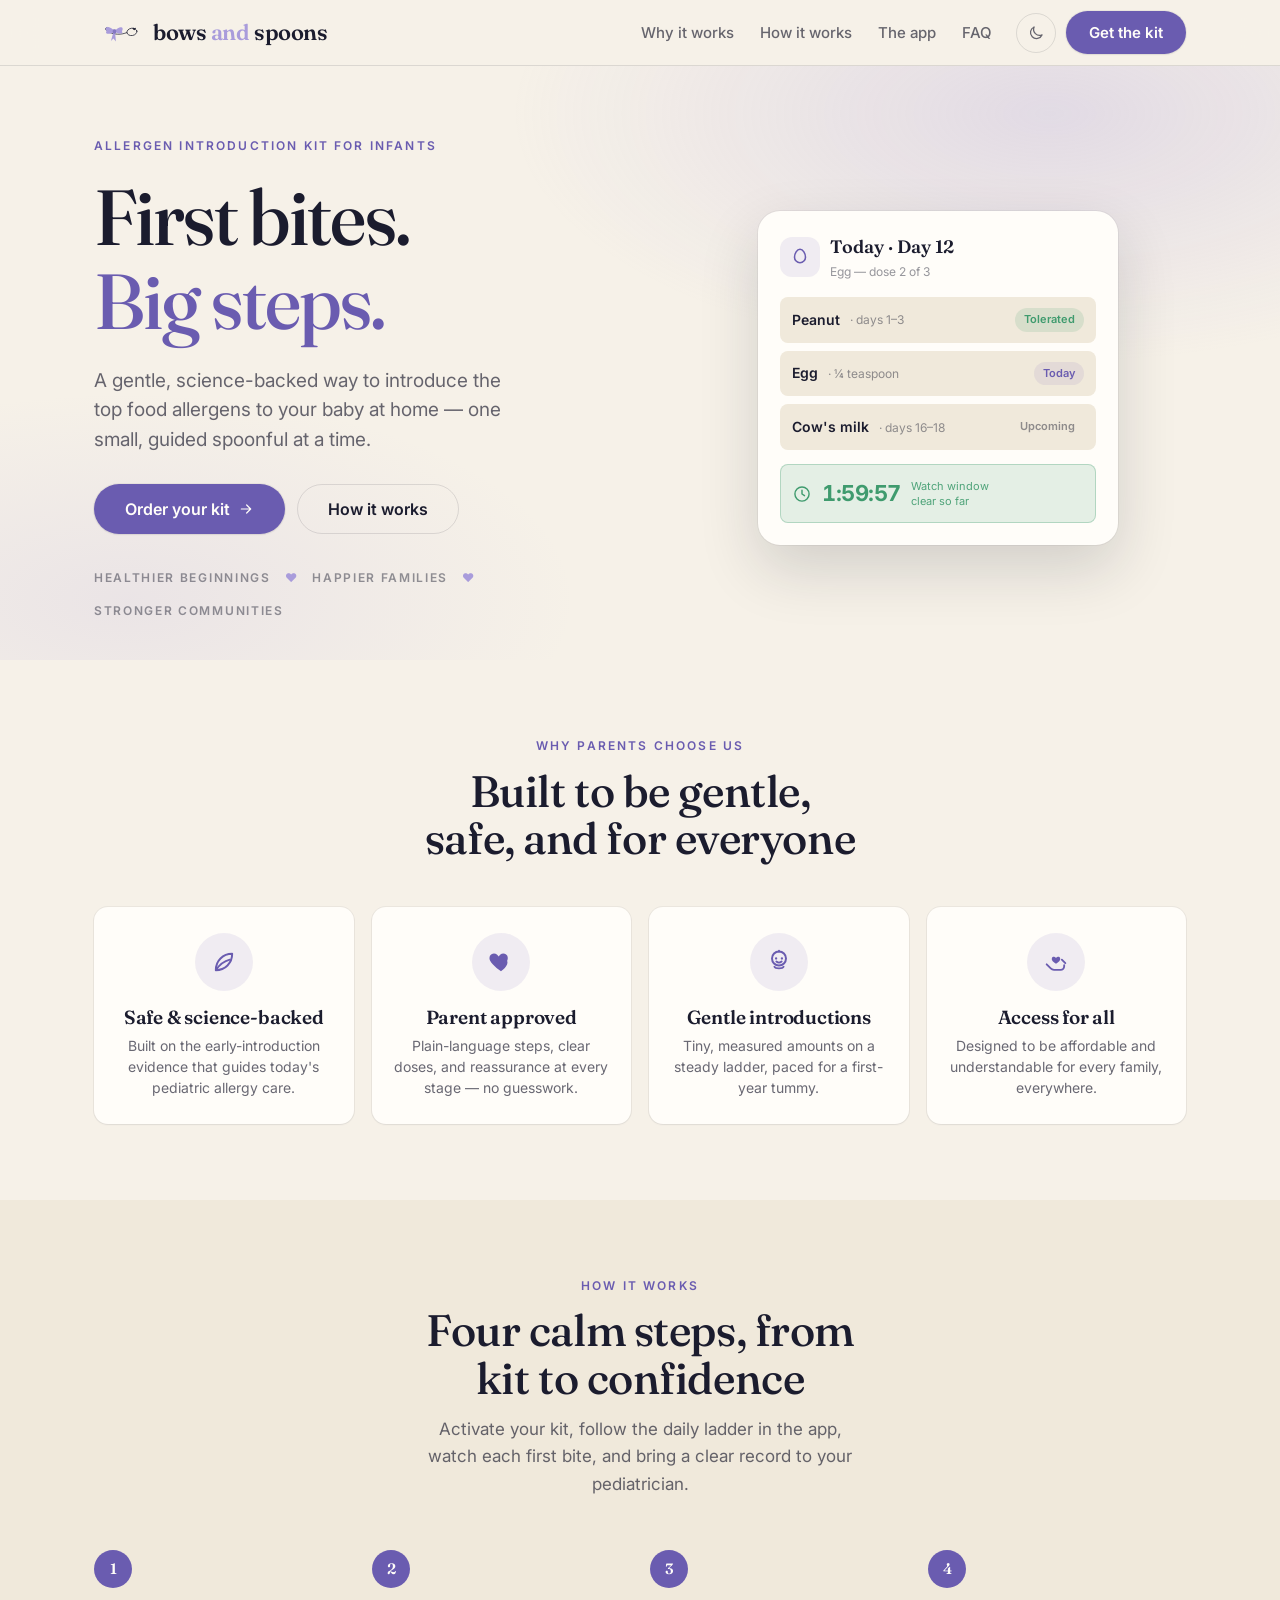
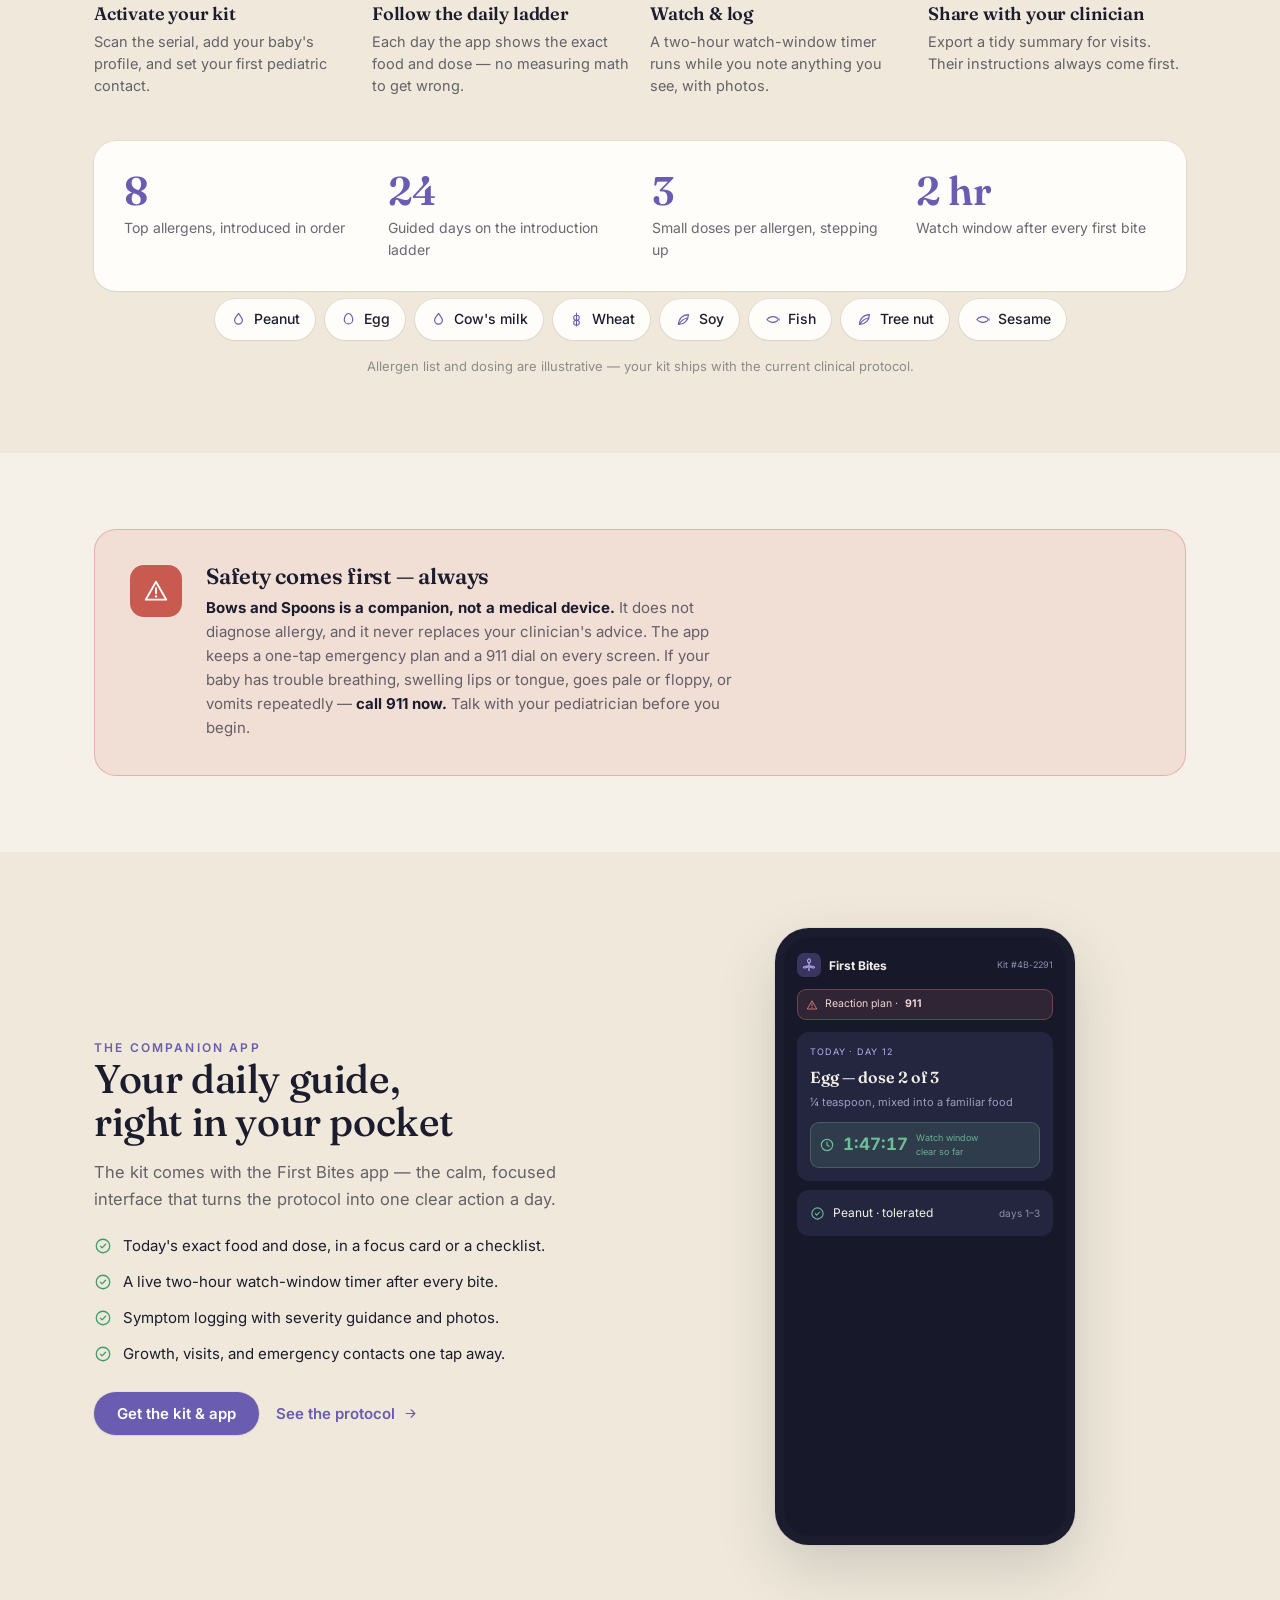
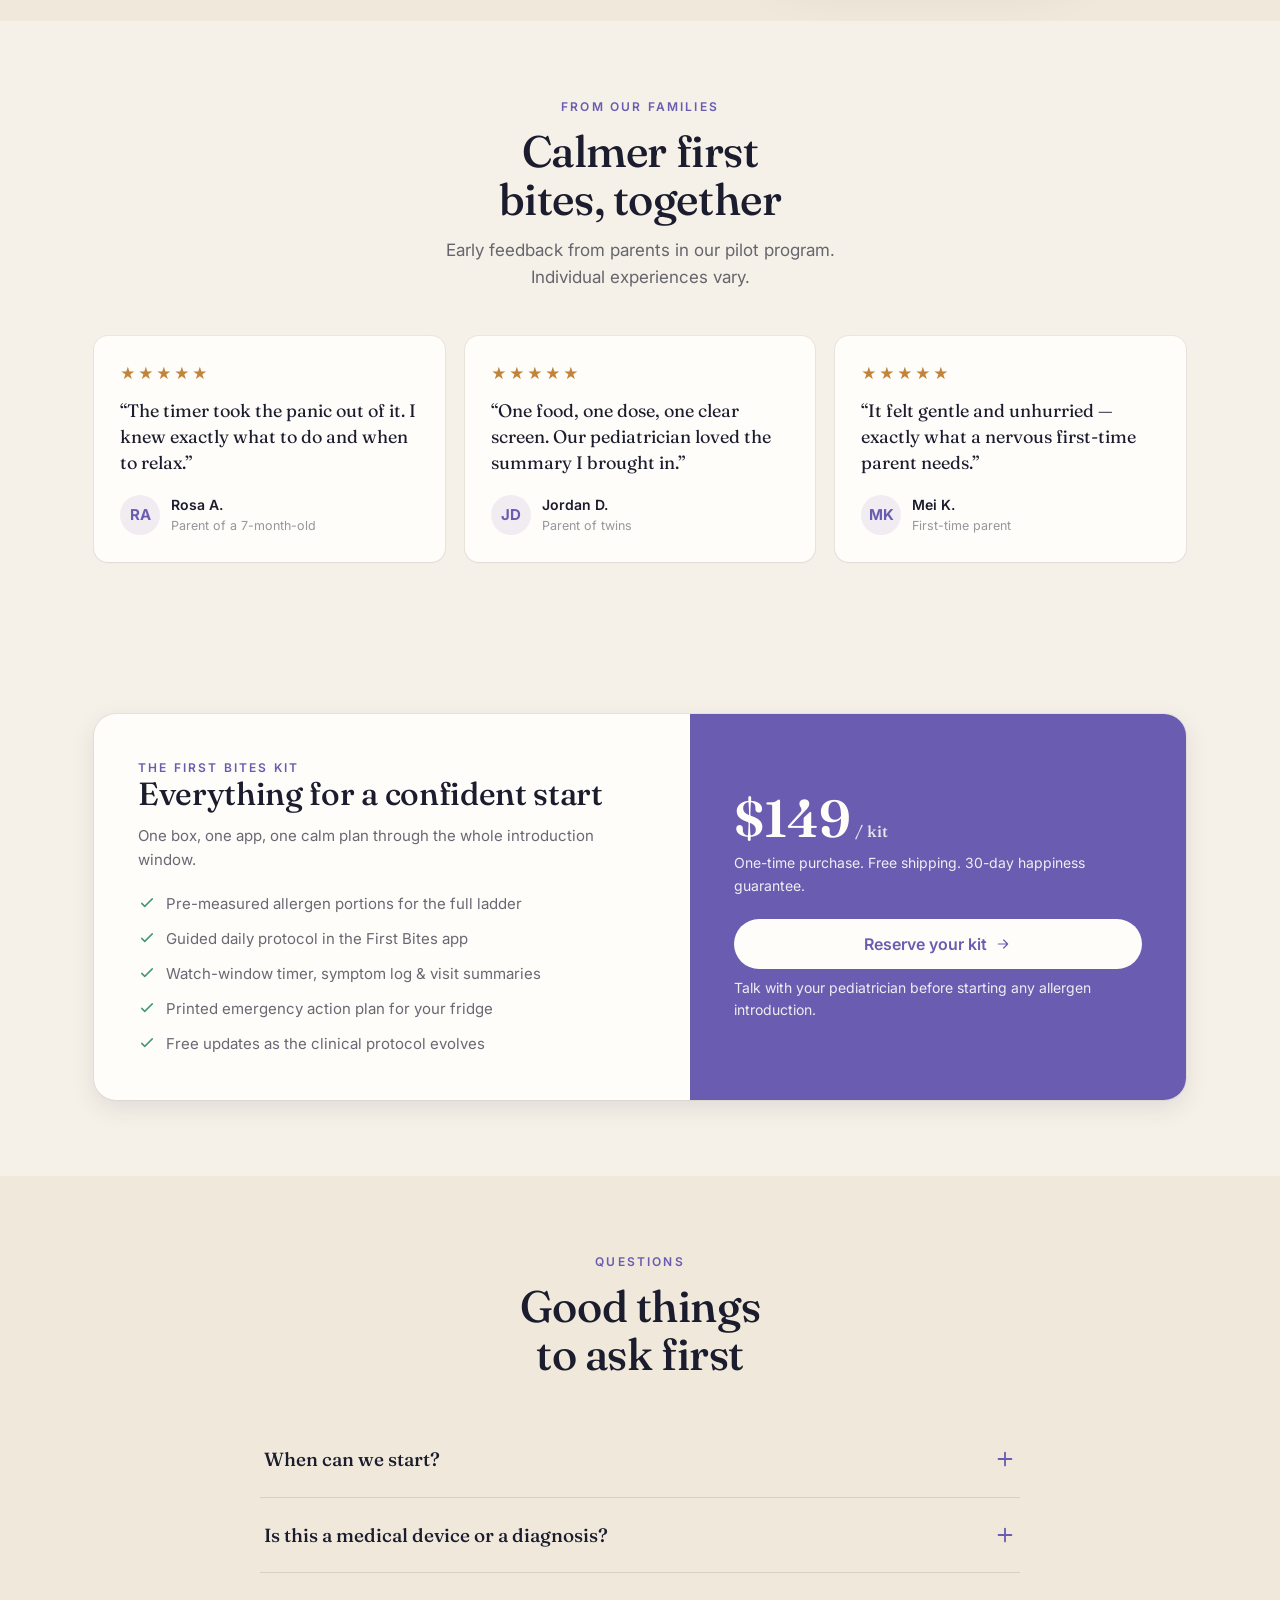
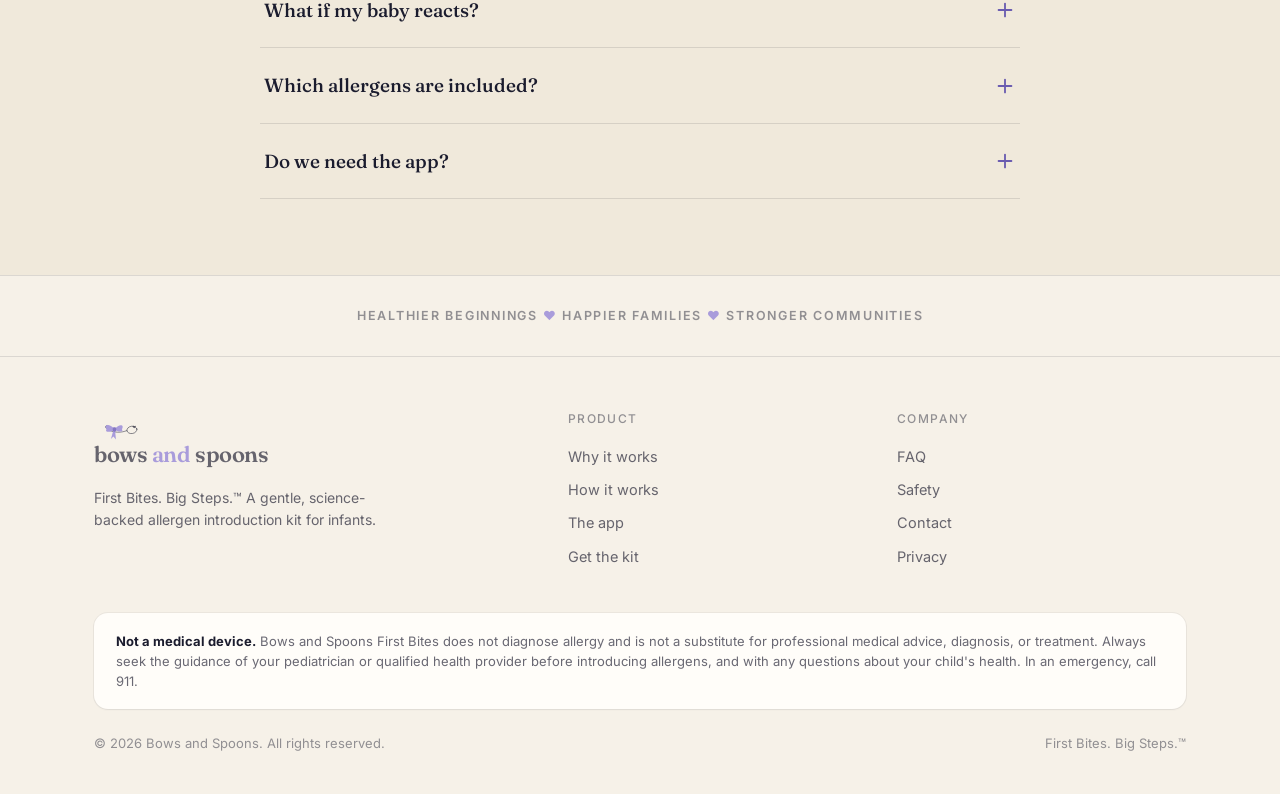
<file: index.html>
<!DOCTYPE html>
<html lang="en">
<head>
<meta charset="utf-8">
<title>Bows and Spoons — First Bites</title>
<meta name="viewport" content="width=device-width, initial-scale=1, viewport-fit=cover">
<meta name="description" content="Bows and Spoons First Bites — a gentle, science-backed allergen introduction kit for infants. First bites. Big steps.">
<meta name="theme-color" content="#f6f1e8">
<meta property="og:title" content="Bows and Spoons — First Bites">
<meta property="og:description" content="A gentle, science-backed allergen introduction kit for infants. First bites. Big steps.">
<meta property="og:type" content="website">
<link rel="preconnect" href="https://fonts.gstatic.com" crossorigin>
<link href="https://fonts.googleapis.com/css2?family=Fraunces:opsz,wght@9..144,400;9..144,500;9..144,600;9..144,700&family=Inter:wght@400;500;600;700&display=swap" rel="stylesheet">
<link rel="icon" type="image/svg+xml" href="assets/favicon.svg" media="(prefers-color-scheme: light)">
<link rel="icon" type="image/svg+xml" href="assets/favicon-dark.svg" media="(prefers-color-scheme: dark)">
<link rel="icon" type="image/svg+xml" href="assets/favicon.svg">
<link rel="apple-touch-icon" href="assets/favicon.svg">
<style>
/* ══════════════════════════════════════════════════════════════════
   Bows and Spoons — brand tokens (also in brand-tokens.css)
   Light (cream) is the default; dark (navy) mirrors the brand sheet.
   ══════════════════════════════════════════════════════════════════ */
:root{
  /* brand ground & ink — cream + navy */
  --cream:#f6f1e8; --cream-2:#fffdf9; --navy:#1b1c2e; --navy-2:#24263f;
  --brand-lavender:#a99cdb; --brand-lavender-deep:#8577c2;

  /* semantic light palette */
  --bg:var(--cream); --surface:var(--cream-2); --surface-2:#f0e9db;
  --ink:#1b1c2e; --ink-soft:color-mix(in srgb,#1b1c2e 66%,transparent);
  --ink-faint:color-mix(in srgb,#1b1c2e 46%,transparent);
  --border:color-mix(in srgb,#1b1c2e 12%,transparent);
  --accent:#6a5cb0;             /* lavender, tuned for text/interaction on cream */
  --accent-soft:#a99cdb; --accent-tint:color-mix(in srgb,#6a5cb0 10%,transparent);
  --on-accent:#fffdf9;
  /* health-status semantics (from the design system) */
  --success:#3f9b6e; --success-tint:color-mix(in srgb,#3f9b6e 14%,transparent);
  --caution:#c1843a; --caution-tint:color-mix(in srgb,#c1843a 15%,transparent);
  --danger:#c85a50; --danger-ink:#fff; --danger-tint:color-mix(in srgb,#c85a50 12%,transparent);
  --danger-edge:color-mix(in srgb,#c85a50 34%,transparent);

  --shadow-sm:0 1px 2px rgba(27,28,46,.06),0 0 0 1px rgba(27,28,46,.05);
  --shadow-md:0 8px 24px rgba(27,28,46,.10),0 0 0 1px rgba(27,28,46,.05);
  --shadow-lg:0 24px 60px rgba(27,28,46,.16),0 0 0 1px rgba(27,28,46,.05);

  --font-display:"Fraunces",Georgia,"Times New Roman",serif;
  --font-body:"Inter",system-ui,-apple-system,sans-serif;
  --radius-sm:8px; --radius-md:14px; --radius-lg:22px; --radius-pill:999px;
  --maxw:1140px; --nav-h:66px;
}
:root:not([data-theme="light"]) { color-scheme:light; }
@media (prefers-color-scheme:dark){
  :root:not([data-theme="light"]){
    --bg:var(--navy); --surface:var(--navy-2); --surface-2:#2c2e4a;
    --ink:#f3efe6; --ink-soft:color-mix(in srgb,#f3efe6 70%,transparent);
    --ink-faint:color-mix(in srgb,#f3efe6 48%,transparent);
    --border:color-mix(in srgb,#f3efe6 15%,transparent);
    --accent:#b9adf5; --accent-soft:#a99cdb; --accent-tint:color-mix(in srgb,#b9adf5 15%,transparent);
    --on-accent:#1b1c2e;
    --success:#6dbe97; --success-tint:color-mix(in srgb,#6dbe97 15%,transparent);
    --caution:#e6c48d; --caution-tint:color-mix(in srgb,#e6c48d 15%,transparent);
    --danger:#e0857c; --danger-ink:#1b1015; --danger-tint:color-mix(in srgb,#e0857c 13%,transparent);
    --danger-edge:color-mix(in srgb,#e0857c 36%,transparent);
    --shadow-sm:0 0 0 1px rgba(243,239,230,.08);
    --shadow-md:0 0 0 1px rgba(243,239,230,.10),0 8px 24px rgba(0,0,0,.5);
    --shadow-lg:0 0 0 1px rgba(243,239,230,.14),0 24px 60px rgba(0,0,0,.6);
    color-scheme:dark;
  }
}
:root[data-theme="dark"]{
  --bg:var(--navy); --surface:var(--navy-2); --surface-2:#2c2e4a;
  --ink:#f3efe6; --ink-soft:color-mix(in srgb,#f3efe6 70%,transparent);
  --ink-faint:color-mix(in srgb,#f3efe6 48%,transparent);
  --border:color-mix(in srgb,#f3efe6 15%,transparent);
  --accent:#b9adf5; --accent-soft:#a99cdb; --accent-tint:color-mix(in srgb,#b9adf5 15%,transparent);
  --on-accent:#1b1c2e;
  --success:#6dbe97; --success-tint:color-mix(in srgb,#6dbe97 15%,transparent);
  --caution:#e6c48d; --caution-tint:color-mix(in srgb,#e6c48d 15%,transparent);
  --danger:#e0857c; --danger-ink:#1b1015; --danger-tint:color-mix(in srgb,#e0857c 13%,transparent);
  --danger-edge:color-mix(in srgb,#e0857c 36%,transparent);
  --shadow-sm:0 0 0 1px rgba(243,239,230,.08);
  --shadow-md:0 0 0 1px rgba(243,239,230,.10),0 8px 24px rgba(0,0,0,.5);
  --shadow-lg:0 0 0 1px rgba(243,239,230,.14),0 24px 60px rgba(0,0,0,.6);
  color-scheme:dark;
}

*,*::before,*::after{box-sizing:border-box}
html{scroll-behavior:smooth}
@media (prefers-reduced-motion:reduce){html{scroll-behavior:auto}*{animation:none!important;transition:none!important}}
body{margin:0;background:var(--bg);color:var(--ink);font-family:var(--font-body);
  font-size:16px;line-height:1.6;-webkit-font-smoothing:antialiased;overflow-x:hidden}
h1,h2,h3,h4{font-family:var(--font-display);font-weight:500;line-height:1.08;letter-spacing:-.01em;margin:0;text-wrap:balance}
p{margin:0}
a{color:var(--accent);text-decoration:none}
img,svg{display:block;max-width:100%}
button{font:inherit;color:inherit;cursor:pointer}
.ic{width:1em;height:1em;display:inline-block;vertical-align:-.14em;flex:none}
:focus{outline:none}
:focus-visible{outline:2px solid var(--accent);outline-offset:2px;border-radius:4px}
::selection{background:color-mix(in srgb,var(--accent) 24%,transparent)}
.wrap{max-width:var(--maxw);margin:0 auto;padding:0 24px}
.eyebrow{font-family:var(--font-body);font-size:12px;font-weight:600;letter-spacing:.18em;text-transform:uppercase;color:var(--accent)}
@keyframes rise{from{opacity:0;transform:translateY(16px)}to{opacity:1;transform:none}}
@keyframes halo{0%,100%{box-shadow:0 0 0 0 color-mix(in srgb,var(--danger) 40%,transparent)}50%{box-shadow:0 0 0 8px transparent}}

/* ── buttons ── */
.btn{display:inline-flex;align-items:center;justify-content:center;gap:8px;font-family:var(--font-body);
  font-weight:600;font-size:15px;line-height:1;padding:13px 22px;border-radius:var(--radius-pill);
  border:1.5px solid transparent;text-decoration:none;transition:transform .12s,background .15s,box-shadow .15s}
.btn:active{transform:translateY(1px)}
.btn-primary{background:var(--accent);color:var(--on-accent);box-shadow:var(--shadow-sm)}
.btn-primary:hover{box-shadow:var(--shadow-md);color:var(--on-accent)}
.btn-outline{border-color:var(--border);color:var(--ink);background:transparent}
.btn-outline:hover{border-color:var(--accent);color:var(--accent)}
.btn-danger{background:var(--danger);color:var(--danger-ink)}
.btn-lg{padding:16px 30px;font-size:16px}
.btn-ghost{color:var(--accent);padding:10px 12px}
.btn-ghost:hover{background:var(--accent-tint)}

/* ── nav ── */
.nav{position:sticky;top:0;z-index:50;height:var(--nav-h);display:flex;align-items:center;
  background:color-mix(in srgb,var(--bg) 86%,transparent);backdrop-filter:blur(16px);border-bottom:1px solid var(--border)}
.nav .wrap{display:flex;align-items:center;gap:24px;width:100%}
.logo{display:flex;align-items:center;gap:11px;color:var(--ink)}
.logo .mark{width:48px;height:auto;flex:none}
.logo .wm{font-family:var(--font-display);font-weight:600;font-size:22px;letter-spacing:-.02em;line-height:1}
.logo .wm em{font-style:normal;color:var(--accent-soft)}
.nav-links{display:flex;align-items:center;gap:26px;margin-left:auto;font-size:15px}
.nav-links a{color:var(--ink-soft);font-weight:500}
.nav-links a:hover{color:var(--ink)}
.nav-actions{display:flex;align-items:center;gap:10px}
.theme-btn{width:40px;height:40px;border-radius:var(--radius-pill);border:1px solid var(--border);background:transparent;
  color:var(--ink-soft);display:grid;place-items:center;font-size:18px}
.theme-btn:hover{color:var(--ink);border-color:var(--accent)}
.menu-btn{display:none;width:42px;height:42px;border-radius:12px;border:1px solid var(--border);background:transparent;color:var(--ink);place-items:center;font-size:22px}

/* ── hero ── */
.hero{position:relative;overflow:hidden;padding:70px 0 40px}
.hero::before{content:"";position:absolute;inset:0;z-index:-1;
  background:
    radial-gradient(60% 60% at 82% 8%,color-mix(in srgb,var(--brand-lavender) 26%,transparent),transparent 70%),
    radial-gradient(50% 50% at 10% 90%,color-mix(in srgb,var(--brand-lavender) 15%,transparent),transparent 70%)}
.hero-grid{display:grid;grid-template-columns:1.05fr .95fr;gap:48px;align-items:center}
.hero h1{font-size:clamp(44px,6.5vw,78px);font-weight:500;letter-spacing:-.025em;margin:20px 0 0}
.hero h1 .accent{color:var(--accent)}
.hero .sub{margin-top:22px;font-size:19px;line-height:1.55;color:var(--ink-soft);max-width:34ch}
.hero .cta{display:flex;flex-wrap:wrap;gap:12px;margin-top:30px}
.trust{margin-top:34px;display:flex;align-items:center;gap:14px;flex-wrap:wrap;
  font-size:12px;font-weight:600;letter-spacing:.14em;text-transform:uppercase;color:var(--ink-faint)}
.trust .dot{color:var(--accent-soft)}

/* hero card — a real dose-card mock, dogfooding the app's components */
.hero-visual{display:flex;justify-content:center}
.showcard{width:100%;max-width:360px;background:var(--surface);border-radius:var(--radius-lg);
  box-shadow:var(--shadow-lg);padding:22px;animation:rise .6s ease both}
.showcard .top{display:flex;align-items:center;gap:10px;margin-bottom:16px}
.showcard .kiticon{width:40px;height:40px;border-radius:12px;background:var(--accent-tint);display:grid;place-items:center;color:var(--accent);font-size:22px}
.showcard .kt{font-family:var(--font-display);font-weight:600;font-size:18px}
.showcard .ks{font-size:12px;color:var(--ink-faint)}
.showcard .row{display:flex;align-items:center;gap:10px;padding:11px 12px;border-radius:var(--radius-sm);background:var(--surface-2);margin-bottom:8px}
.showcard .row .n{font-weight:600;font-size:14px}.showcard .row .m{font-size:12px;color:var(--ink-faint)}
.showcard .row .st{margin-left:auto;font-size:11px;font-weight:600;padding:3px 9px;border-radius:999px}
.st-ok{background:var(--success-tint);color:var(--success)}
.st-now{background:var(--accent-tint);color:var(--accent)}
.showcard .watch{margin-top:14px;display:flex;align-items:center;gap:10px;padding:12px;border-radius:var(--radius-sm);
  background:var(--success-tint);box-shadow:inset 0 0 0 1px color-mix(in srgb,var(--success) 30%,transparent)}
.showcard .watch .t{font-size:22px;font-weight:700;color:var(--success);font-variant-numeric:tabular-nums;letter-spacing:-.02em}
.showcard .watch .l{font-size:11px;color:var(--success);opacity:.9;line-height:1.3}

/* ── section scaffold ── */
section{scroll-margin-top:var(--nav-h)}
.band{padding:76px 0}
.sec-head{max-width:44ch;margin:0 auto 44px;text-align:center}
.sec-head h2{font-size:clamp(30px,4.5vw,44px);font-weight:500;margin-top:12px}
.sec-head p{margin-top:14px;color:var(--ink-soft);font-size:17px}

/* ── pillars ── */
.pillars{display:grid;grid-template-columns:repeat(4,1fr);gap:18px}
.pillar{background:var(--surface);border-radius:var(--radius-md);padding:26px 22px;box-shadow:var(--shadow-sm);
  text-align:center;transition:transform .15s,box-shadow .15s}
.pillar:hover{transform:translateY(-4px);box-shadow:var(--shadow-md)}
.pillar .badge{width:58px;height:58px;margin:0 auto 16px;border-radius:var(--radius-pill);
  background:var(--accent-tint);display:grid;place-items:center;color:var(--accent);font-size:28px}
.pillar h3{font-size:19px;font-weight:600;margin-bottom:8px}
.pillar p{font-size:14px;color:var(--ink-soft);line-height:1.5}

/* ── how it works ── */
.steps{display:grid;grid-template-columns:repeat(4,1fr);gap:20px;counter-reset:step}
.step{position:relative;padding-top:8px}
.step .num{counter-increment:step;font-family:var(--font-display);font-size:15px;font-weight:600;
  width:38px;height:38px;border-radius:var(--radius-pill);background:var(--accent);color:var(--on-accent);
  display:grid;place-items:center;margin-bottom:16px}
.step .num::before{content:counter(step)}
.step h3{font-size:18px;font-weight:600;margin-bottom:8px}
.step p{font-size:14.5px;color:var(--ink-soft);line-height:1.5}
.ladder{margin-top:44px;background:var(--surface);border-radius:var(--radius-lg);padding:30px;box-shadow:var(--shadow-sm);
  display:grid;grid-template-columns:repeat(auto-fit,minmax(150px,1fr));gap:24px}
.ladder .stat .n{font-family:var(--font-display);font-size:40px;font-weight:600;color:var(--accent);line-height:1}
.ladder .stat .l{font-size:14px;color:var(--ink-soft);margin-top:6px}

/* allergen chips */
.allergens{display:flex;flex-wrap:wrap;gap:10px;justify-content:center;margin-top:8px}
.chip{display:inline-flex;align-items:center;gap:7px;padding:9px 15px;border-radius:var(--radius-pill);
  background:var(--surface);box-shadow:var(--shadow-sm);font-size:14px;font-weight:500}
.chip .ic{color:var(--accent);font-size:17px}

/* ── safety band ── */
.safety{background:var(--danger-tint);border-radius:var(--radius-lg);padding:36px;
  box-shadow:inset 0 0 0 1px var(--danger-edge);display:flex;gap:24px;align-items:flex-start}
.safety .sic{width:52px;height:52px;flex:none;border-radius:var(--radius-md);background:var(--danger);color:var(--danger-ink);
  display:grid;place-items:center;font-size:26px;animation:halo 3.4s ease-in-out infinite}
.safety h3{font-size:22px;font-weight:600;margin-bottom:8px}
.safety p{color:var(--ink-soft);font-size:15px;max-width:60ch}
.safety strong{color:var(--ink)}

/* ── app section ── */
.app-grid{display:grid;grid-template-columns:1fr 1fr;gap:48px;align-items:center}
.app-copy h2{font-size:clamp(28px,4vw,40px);font-weight:500}
.app-copy p{margin-top:16px;color:var(--ink-soft);font-size:16.5px}
.app-list{margin:22px 0 0;padding:0;list-style:none;display:flex;flex-direction:column;gap:12px}
.app-list li{display:flex;gap:11px;font-size:15px}
.app-list li .ic{color:var(--success);margin-top:3px;font-size:18px}
.phone{width:100%;max-width:300px;margin:0 auto;aspect-ratio:9/18.5;border-radius:34px;padding:9px;
  background:var(--navy);box-shadow:var(--shadow-lg)}
.phone .screen{width:100%;height:100%;border-radius:26px;background:#17182a;overflow:hidden;position:relative;
  color:#f3efe6;font-size:13px;padding:16px 13px}
.phone .pnav{display:flex;align-items:center;gap:8px;margin-bottom:12px}
.phone .pmark{width:24px;height:24px;border-radius:7px;background:#3a3560;display:grid;place-items:center}
.phone .pbar{display:flex;align-items:center;gap:7px;padding:7px 9px;border-radius:9px;margin-bottom:12px;
  background:rgba(224,133,124,.12);box-shadow:inset 0 0 0 1px rgba(224,133,124,.34);font-size:10.5px;color:#f3d3ce}
.phone .pcard{background:#24263f;border-radius:12px;padding:13px;margin-bottom:9px}
.phone .pk{font-size:9px;letter-spacing:.1em;text-transform:uppercase;color:#b9adf5;margin-bottom:6px}
.phone .pt{font-size:16px;font-weight:600;font-family:var(--font-display)}
.phone .pwatch{margin-top:10px;display:flex;align-items:center;gap:8px;padding:9px;border-radius:9px;
  background:rgba(109,190,151,.14);box-shadow:inset 0 0 0 1px rgba(109,190,151,.3)}
.phone .pwatch .pv{font-size:17px;font-weight:700;color:#6dbe97;font-variant-numeric:tabular-nums}
.phone .pwatch .pl{font-size:9px;color:#6dbe97;opacity:.9}

/* ── testimonials ── */
.quotes{display:grid;grid-template-columns:repeat(3,1fr);gap:20px}
.quote{background:var(--surface);border-radius:var(--radius-md);padding:26px;box-shadow:var(--shadow-sm)}
.quote p{font-family:var(--font-display);font-size:18px;line-height:1.45;font-weight:400}
.quote .who{margin-top:18px;display:flex;align-items:center;gap:11px}
.quote .av{width:40px;height:40px;border-radius:50%;background:var(--accent-tint);color:var(--accent);
  display:grid;place-items:center;font-weight:700;font-size:15px}
.quote .who .nm{font-size:14px;font-weight:600}.quote .who .rl{font-size:12.5px;color:var(--ink-faint)}
.stars{color:var(--caution);font-size:15px;letter-spacing:2px;margin-bottom:12px}

/* ── pricing / order ── */
.order{background:var(--surface);border-radius:var(--radius-lg);box-shadow:var(--shadow-md);
  display:grid;grid-template-columns:1.2fr 1fr;overflow:hidden}
.order .left{padding:44px}
.order .right{padding:44px;background:var(--accent);color:var(--on-accent);display:flex;flex-direction:column;justify-content:center}
.order h2{font-size:32px;font-weight:500;margin-bottom:12px}
.order .incl{margin:20px 0 0;padding:0;list-style:none;display:flex;flex-direction:column;gap:11px}
.order .incl li{display:flex;gap:10px;font-size:15px;color:var(--ink-soft)}
.order .incl .ic{color:var(--success);font-size:18px;margin-top:2px}
.order .price{font-family:var(--font-display);font-size:52px;font-weight:600;line-height:1}
.order .price small{font-size:16px;font-weight:500;opacity:.85}
.order .right p{opacity:.9;font-size:14px;margin-top:8px}
.order .right .btn{margin-top:22px;background:var(--on-accent);color:var(--accent)}
.order .note{margin-top:14px;font-size:12.5px;opacity:.85}

/* ── FAQ ── */
.faq{max-width:760px;margin:0 auto}
.q{border-bottom:1px solid var(--border)}
.q button{width:100%;display:flex;align-items:center;gap:16px;padding:22px 4px;text-align:left;background:none;border:0;
  font-family:var(--font-display);font-size:19px;font-weight:500;color:var(--ink)}
.q button .ico{margin-left:auto;color:var(--accent);font-size:22px;transition:transform .2s;flex:none}
.q.open button .ico{transform:rotate(45deg)}
.q .a{max-height:0;overflow:hidden;transition:max-height .25s ease}
.q .a p{padding:0 4px 22px;color:var(--ink-soft);font-size:15.5px;max-width:64ch}

/* ── footer ── */
.footstrip{text-align:center;padding:30px 0;font-size:12.5px;font-weight:600;letter-spacing:.14em;text-transform:uppercase;
  color:var(--ink-faint);border-top:1px solid var(--border);border-bottom:1px solid var(--border)}
.footstrip .dot{color:var(--accent-soft)}
footer{padding:56px 0 40px}
.foot-grid{display:grid;grid-template-columns:1.5fr 1fr 1fr;gap:40px;margin-bottom:40px}
.foot-grid h4{font-family:var(--font-body);font-size:12px;letter-spacing:.12em;text-transform:uppercase;color:var(--ink-faint);margin-bottom:14px}
.foot-grid a{display:block;color:var(--ink-soft);font-size:14.5px;padding:5px 0}
.foot-grid a:hover{color:var(--accent)}
.foot-blurb{font-size:14px;color:var(--ink-soft);max-width:34ch;margin-top:14px;line-height:1.55}
.disclaimer{border-radius:var(--radius-md);background:var(--surface);padding:18px 22px;font-size:13px;color:var(--ink-soft);
  box-shadow:var(--shadow-sm);line-height:1.55}
.disclaimer strong{color:var(--ink)}
.copyright{margin-top:24px;font-size:13px;color:var(--ink-faint);display:flex;justify-content:space-between;flex-wrap:wrap;gap:10px}

/* ── mobile drawer ── */
.drawer{position:fixed;inset:var(--nav-h) 0 0;z-index:45;background:var(--bg);padding:24px;display:none;flex-direction:column;gap:6px}
.drawer.open{display:flex;animation:rise .2s ease}
.drawer a{font-family:var(--font-display);font-size:24px;font-weight:500;color:var(--ink);padding:12px 0;border-bottom:1px solid var(--border)}
.drawer .btn{margin-top:16px}

@media (max-width:900px){
  .hero-grid{grid-template-columns:1fr;gap:36px}
  .hero .sub{max-width:none}
  .hero-visual{order:-1}
  .pillars{grid-template-columns:repeat(2,1fr)}
  .steps{grid-template-columns:repeat(2,1fr)}
  .app-grid{grid-template-columns:1fr;gap:36px}
  .app-phone{order:-1}
  .quotes{grid-template-columns:1fr}
  .order{grid-template-columns:1fr}
  .foot-grid{grid-template-columns:1fr 1fr}
}
@media (max-width:680px){
  .nav-links{display:none}
  .menu-btn{display:grid}
  .band{padding:56px 0}
  .pillars,.steps{grid-template-columns:1fr}
  .foot-grid{grid-template-columns:1fr}
  .safety{flex-direction:column;gap:16px}
  .trust{gap:10px}
}
</style>
</head>
<body>

<!-- ░░ icon sprite ░░ -->
<svg width="0" height="0" style="position:absolute" aria-hidden="true"><defs>
<symbol id="i-leaf" viewBox="0 0 24 24"><path d="M5 19C5 11 11 5 19 5c0 8-6 14-14 14z" fill="none" stroke="currentColor" stroke-width="1.7" stroke-linejoin="round"/><path d="M5 19c4-6 8-8 12-9" fill="none" stroke="currentColor" stroke-width="1.5" stroke-linecap="round"/></symbol>
<symbol id="i-heart" viewBox="0 0 24 24"><path d="M12 20s-7-4.6-9.3-9C1.3 8 2.7 4.7 6 4.7c2 0 3.2 1.3 4 2.6.8-1.3 2-2.6 4-2.6 3.3 0 4.7 3.3 3.3 6.3C19 15.4 12 20 12 20z" fill="currentColor"/></symbol>
<symbol id="i-baby" viewBox="0 0 24 24"><circle cx="12" cy="9" r="6" fill="none" stroke="currentColor" stroke-width="1.7"/><circle cx="9.5" cy="9" r="1" fill="currentColor"/><circle cx="14.5" cy="9" r="1" fill="currentColor"/><path d="M9.7 11.6c1.3 1 3.3 1 4.6 0" fill="none" stroke="currentColor" stroke-width="1.5" stroke-linecap="round"/><path d="M12 3.2v-1M8 16c1 2 7 2 8 0" fill="none" stroke="currentColor" stroke-width="1.5" stroke-linecap="round"/></symbol>
<symbol id="i-hands" viewBox="0 0 24 24"><path d="M12 8.5c-.9-1.2-3-1.4-3.6.4-.5 1.6 1.4 3 3.6 4.6 2.2-1.6 4.1-3 3.6-4.6-.6-1.8-2.7-1.6-3.6-.4z" fill="currentColor"/><path d="M4 14l3.5 3.5a4 4 0 002.8 1.2H16a3 3 0 003-3v-1" fill="none" stroke="currentColor" stroke-width="1.6" stroke-linecap="round" stroke-linejoin="round"/><path d="M20 13l-3-3" fill="none" stroke="currentColor" stroke-width="1.6" stroke-linecap="round"/></symbol>
<symbol id="i-check" viewBox="0 0 24 24"><path d="M5 12.5l4 4 10-10" fill="none" stroke="currentColor" stroke-width="2" stroke-linecap="round" stroke-linejoin="round"/></symbol>
<symbol id="i-check-circle" viewBox="0 0 24 24"><circle cx="12" cy="12" r="9" fill="none" stroke="currentColor" stroke-width="1.7"/><path d="M8.5 12.2l2.3 2.3 4.7-4.9" fill="none" stroke="currentColor" stroke-width="1.7" stroke-linecap="round" stroke-linejoin="round"/></symbol>
<symbol id="i-shield" viewBox="0 0 24 24"><path d="M12 3l7 3v5c0 4.5-3 7.5-7 9-4-1.5-7-4.5-7-9V6l7-3z" fill="none" stroke="currentColor" stroke-width="1.7" stroke-linejoin="round"/><path d="M9 12l2 2 4-4" fill="none" stroke="currentColor" stroke-width="1.6" stroke-linecap="round" stroke-linejoin="round"/></symbol>
<symbol id="i-plus" viewBox="0 0 24 24"><path d="M12 5v14M5 12h14" stroke="currentColor" stroke-width="2" stroke-linecap="round"/></symbol>
<symbol id="i-warning" viewBox="0 0 24 24"><path d="M12 3.5L21.5 20H2.5L12 3.5z" fill="none" stroke="currentColor" stroke-width="1.7" stroke-linejoin="round"/><path d="M12 9.5v4.5" stroke="currentColor" stroke-width="1.8" stroke-linecap="round"/><circle cx="12" cy="17" r="1.1" fill="currentColor"/></symbol>
<symbol id="i-clock" viewBox="0 0 24 24"><circle cx="12" cy="12" r="8.5" fill="none" stroke="currentColor" stroke-width="1.7"/><path d="M12 7.5V12l3 2" fill="none" stroke="currentColor" stroke-width="1.7" stroke-linecap="round" stroke-linejoin="round"/></symbol>
<symbol id="i-phone" viewBox="0 0 24 24"><rect x="7" y="3" width="10" height="18" rx="2.5" fill="none" stroke="currentColor" stroke-width="1.7"/><path d="M11 18h2" stroke="currentColor" stroke-width="1.7" stroke-linecap="round"/></symbol>
<symbol id="i-book" viewBox="0 0 24 24"><path d="M5 4h9a2 2 0 012 2v14H7a2 2 0 01-2-2V4z" fill="none" stroke="currentColor" stroke-width="1.7"/><path d="M9 8h5M9 12h5" stroke="currentColor" stroke-width="1.5" stroke-linecap="round"/></symbol>
<symbol id="i-egg" viewBox="0 0 24 24"><path d="M12 3.5c3.3 0 6 4.7 6 8.7a6 6 0 11-12 0c0-4 2.7-8.7 6-8.7z" fill="none" stroke="currentColor" stroke-width="1.7"/></symbol>
<symbol id="i-drop" viewBox="0 0 24 24"><path d="M12 3.5c3 4 5.5 6.8 5.5 9.5a5.5 5.5 0 11-11 0C6.5 10.3 9 7.5 12 3.5z" fill="none" stroke="currentColor" stroke-width="1.7" stroke-linejoin="round"/></symbol>
<symbol id="i-fish" viewBox="0 0 24 24"><path d="M4 12c3-4 9-5 13-3 2 1 3 2 3 3s-1 2-3 3c-4 2-10 1-13-3z" fill="none" stroke="currentColor" stroke-width="1.6" stroke-linejoin="round"/><path d="M20 12l2-2v4l-2-2z" fill="currentColor"/></symbol>
<symbol id="i-grain" viewBox="0 0 24 24"><path d="M12 3v18M12 6c-2 0-4 1.5-4 3.5S10 13 12 13m0-7c2 0 4 1.5 4 3.5S14 13 12 13m0 0c-2 0-4 1.5-4 3.5S10 20 12 20m0-7c2 0 4 1.5 4 3.5S14 20 12 20" fill="none" stroke="currentColor" stroke-width="1.5" stroke-linecap="round"/></symbol>
<symbol id="i-sun" viewBox="0 0 24 24"><circle cx="12" cy="12" r="4.5" fill="none" stroke="currentColor" stroke-width="1.7"/><path d="M12 2v2M12 20v2M2 12h2M20 12h2M5 5l1.4 1.4M17.6 17.6L19 19M19 5l-1.4 1.4M6.4 17.6L5 19" stroke="currentColor" stroke-width="1.6" stroke-linecap="round"/></symbol>
<symbol id="i-moon" viewBox="0 0 24 24"><path d="M20 14.5A8 8 0 019.5 4 8 8 0 1020 14.5z" fill="none" stroke="currentColor" stroke-width="1.7" stroke-linejoin="round"/></symbol>
<symbol id="i-menu" viewBox="0 0 24 24"><path d="M4 7h16M4 12h16M4 17h16" stroke="currentColor" stroke-width="1.8" stroke-linecap="round"/></symbol>
<symbol id="i-arrow" viewBox="0 0 24 24"><path d="M5 12h14M13 6l6 6-6 6" fill="none" stroke="currentColor" stroke-width="1.8" stroke-linecap="round" stroke-linejoin="round"/></symbol>
</defs></svg>

<!-- inline mark markup reused via <template> -->
<template id="markTpl">
<svg class="mark" viewBox="0 0 210 108" aria-hidden="true">
  <g fill="none" stroke="currentColor" stroke-width="3.2" stroke-linecap="round" stroke-linejoin="round">
    <ellipse cx="166" cy="52" rx="22" ry="16" transform="rotate(-9 166 52)"/>
    <path d="M144 55 C 118 66, 88 64, 68 54"/>
    <path d="M68 54 C 54 48, 46 41, 52 35 C 58 29, 70 35, 66 46"/>
  </g>
  <path d="M176 45 C 172 41.5 169 39.6 169 37 C 169 35.3 170.3 34.4 171.6 34.4 C 172.8 34.4 173.8 35 176 37 C 178.2 35 179.2 34.4 180.4 34.4 C 181.7 34.4 183 35.3 183 37 C 183 39.6 180 41.5 176 45 Z" fill="currentColor"/>
  <g fill="var(--brand-lavender)">
    <path d="M90 49 C 68 21, 40 27, 55 49 C 44 63, 76 65, 90 49 Z"/>
    <path d="M90 49 C 110 23, 135 28, 122 49 C 133 62, 104 64, 90 49 Z"/>
    <path d="M85 52 L 74 92 L 85 81 L 96 94 L 92 52 Z"/>
  </g>
  <rect x="82" y="41" width="15" height="19" rx="6" fill="var(--brand-lavender-deep)"/>
</svg>
</template>

<!-- ░░ NAV ░░ -->
<header class="nav">
  <div class="wrap">
    <a class="logo" href="#top" aria-label="Bows and Spoons home">
      <span class="mark-slot"></span>
      <span class="wm">bows <em>and</em> spoons</span>
    </a>
    <nav class="nav-links">
      <a href="#pillars">Why it works</a>
      <a href="#how">How it works</a>
      <a href="#app">The app</a>
      <a href="#faq">FAQ</a>
    </nav>
    <div class="nav-actions">
      <button class="theme-btn" id="themeBtn" aria-label="Toggle light and dark"><svg class="ic"><use href="#i-moon"/></svg></button>
      <a class="btn btn-primary" href="#order">Get the kit</a>
      <button class="menu-btn" id="menuBtn" aria-label="Menu"><svg class="ic"><use href="#i-menu"/></svg></button>
    </div>
  </div>
</header>

<div class="drawer" id="drawer">
  <a href="#pillars">Why it works</a>
  <a href="#how">How it works</a>
  <a href="#app">The app</a>
  <a href="#faq">FAQ</a>
  <a class="btn btn-primary btn-lg" href="#order">Get the kit</a>
</div>

<main id="top">
  <!-- ░░ HERO ░░ -->
  <section class="hero">
    <div class="wrap hero-grid">
      <div class="hero-copy">
        <div class="eyebrow">Allergen Introduction Kit for Infants</div>
        <h1>First bites.<br><span class="accent">Big steps.</span></h1>
        <p class="sub">A gentle, science-backed way to introduce the top food allergens to your baby at home — one small, guided spoonful at a time.</p>
        <div class="cta">
          <a class="btn btn-primary btn-lg" href="#order">Order your kit <svg class="ic"><use href="#i-arrow"/></svg></a>
          <a class="btn btn-outline btn-lg" href="#how">How it works</a>
        </div>
        <div class="trust">
          Healthier beginnings <span class="dot">♥</span> Happier families <span class="dot">♥</span> Stronger communities
        </div>
      </div>
      <div class="hero-visual">
        <div class="showcard">
          <div class="top">
            <div class="kiticon"><svg class="ic"><use href="#i-egg"/></svg></div>
            <div><div class="kt">Today · Day 12</div><div class="ks">Egg — dose 2 of 3</div></div>
          </div>
          <div class="row"><span class="n">Peanut</span><span class="m">· days 1–3</span><span class="st st-ok">Tolerated</span></div>
          <div class="row"><span class="n">Egg</span><span class="m">· ¼ teaspoon</span><span class="st st-now">Today</span></div>
          <div class="row"><span class="n">Cow's milk</span><span class="m">· days 16–18</span><span class="st" style="color:var(--ink-faint)">Upcoming</span></div>
          <div class="watch">
            <svg class="ic" style="color:var(--success);font-size:20px"><use href="#i-clock"/></svg>
            <div class="t" id="heroTimer">2:00:00</div>
            <div class="l">Watch window<br>clear so far</div>
          </div>
        </div>
      </div>
    </div>
  </section>

  <!-- ░░ PILLARS ░░ -->
  <section class="band" id="pillars">
    <div class="wrap">
      <div class="sec-head">
        <div class="eyebrow">Why parents choose us</div>
        <h2>Built to be gentle, safe, and for everyone</h2>
      </div>
      <div class="pillars">
        <div class="pillar"><div class="badge"><svg class="ic"><use href="#i-leaf"/></svg></div><h3>Safe &amp; science-backed</h3><p>Built on the early-introduction evidence that guides today's pediatric allergy care.</p></div>
        <div class="pillar"><div class="badge"><svg class="ic"><use href="#i-heart"/></svg></div><h3>Parent approved</h3><p>Plain-language steps, clear doses, and reassurance at every stage — no guesswork.</p></div>
        <div class="pillar"><div class="badge"><svg class="ic"><use href="#i-baby"/></svg></div><h3>Gentle introductions</h3><p>Tiny, measured amounts on a steady ladder, paced for a first-year tummy.</p></div>
        <div class="pillar"><div class="badge"><svg class="ic"><use href="#i-hands"/></svg></div><h3>Access for all</h3><p>Designed to be affordable and understandable for every family, everywhere.</p></div>
      </div>
    </div>
  </section>

  <!-- ░░ HOW IT WORKS ░░ -->
  <section class="band" id="how" style="background:var(--surface-2)">
    <div class="wrap">
      <div class="sec-head">
        <div class="eyebrow">How it works</div>
        <h2>Four calm steps, from kit to confidence</h2>
        <p>Activate your kit, follow the daily ladder in the app, watch each first bite, and bring a clear record to your pediatrician.</p>
      </div>
      <div class="steps">
        <div class="step"><div class="num"></div><h3>Activate your kit</h3><p>Scan the serial, add your baby's profile, and set your first pediatric contact.</p></div>
        <div class="step"><div class="num"></div><h3>Follow the daily ladder</h3><p>Each day the app shows the exact food and dose — no measuring math to get wrong.</p></div>
        <div class="step"><div class="num"></div><h3>Watch &amp; log</h3><p>A two-hour watch-window timer runs while you note anything you see, with photos.</p></div>
        <div class="step"><div class="num"></div><h3>Share with your clinician</h3><p>Export a tidy summary for visits. Their instructions always come first.</p></div>
      </div>

      <div class="ladder">
        <div class="stat"><div class="n">8</div><div class="l">Top allergens, introduced in order</div></div>
        <div class="stat"><div class="n">24</div><div class="l">Guided days on the introduction ladder</div></div>
        <div class="stat"><div class="n">3</div><div class="l">Small doses per allergen, stepping up</div></div>
        <div class="stat"><div class="n">2 hr</div><div class="l">Watch window after every first bite</div></div>
      </div>

      <div class="allergens">
        <span class="chip"><svg class="ic"><use href="#i-drop"/></svg>Peanut</span>
        <span class="chip"><svg class="ic"><use href="#i-egg"/></svg>Egg</span>
        <span class="chip"><svg class="ic"><use href="#i-drop"/></svg>Cow's milk</span>
        <span class="chip"><svg class="ic"><use href="#i-grain"/></svg>Wheat</span>
        <span class="chip"><svg class="ic"><use href="#i-leaf"/></svg>Soy</span>
        <span class="chip"><svg class="ic"><use href="#i-fish"/></svg>Fish</span>
        <span class="chip"><svg class="ic"><use href="#i-leaf"/></svg>Tree nut</span>
        <span class="chip"><svg class="ic"><use href="#i-fish"/></svg>Sesame</span>
      </div>
      <p style="text-align:center;font-size:13px;color:var(--ink-faint);margin-top:16px">Allergen list and dosing are illustrative — your kit ships with the current clinical protocol.</p>
    </div>
  </section>

  <!-- ░░ SAFETY ░░ -->
  <section class="band" id="safety">
    <div class="wrap">
      <div class="safety">
        <div class="sic"><svg class="ic"><use href="#i-warning"/></svg></div>
        <div>
          <h3>Safety comes first — always</h3>
          <p><strong>Bows and Spoons is a companion, not a medical device.</strong> It does not diagnose allergy, and it never replaces your clinician's advice. The app keeps a one-tap emergency plan and a 911 dial on every screen. If your baby has trouble breathing, swelling lips or tongue, goes pale or floppy, or vomits repeatedly — <strong>call 911 now.</strong> Talk with your pediatrician before you begin.</p>
        </div>
      </div>
    </div>
  </section>

  <!-- ░░ APP ░░ -->
  <section class="band" id="app" style="background:var(--surface-2)">
    <div class="wrap app-grid">
      <div class="app-copy">
        <div class="eyebrow">The companion app</div>
        <h2>Your daily guide, right in your pocket</h2>
        <p>The kit comes with the First Bites app — the calm, focused interface that turns the protocol into one clear action a day.</p>
        <ul class="app-list">
          <li><svg class="ic"><use href="#i-check-circle"/></svg>Today's exact food and dose, in a focus card or a checklist.</li>
          <li><svg class="ic"><use href="#i-check-circle"/></svg>A live two-hour watch-window timer after every bite.</li>
          <li><svg class="ic"><use href="#i-check-circle"/></svg>Symptom logging with severity guidance and photos.</li>
          <li><svg class="ic"><use href="#i-check-circle"/></svg>Growth, visits, and emergency contacts one tap away.</li>
        </ul>
        <div class="cta" style="margin-top:26px">
          <a class="btn btn-primary" href="#order">Get the kit &amp; app</a>
          <a class="btn btn-ghost" href="#how">See the protocol <svg class="ic"><use href="#i-arrow"/></svg></a>
        </div>
      </div>
      <div class="app-phone">
        <div class="phone"><div class="screen">
          <div class="pnav"><span class="pmark"><svg width="14" height="14" viewBox="0 0 24 24" fill="none" stroke="#b9adf5" stroke-width="1.8" stroke-linecap="round"><ellipse cx="12" cy="4.9" rx="2.5" ry="3.4"/><ellipse cx="6.4" cy="15.4" rx="4.1" ry="1.35" transform="rotate(-12 6.4 15.4)"/><ellipse cx="17.6" cy="15.4" rx="4.1" ry="1.35" transform="rotate(12 17.6 15.4)"/><path d="M12 8.3V21.5" stroke-width="2.2"/></svg></span><strong style="font-size:12px">First Bites</strong><span style="margin-left:auto;font-size:9px;color:#8b8fb0">Kit&nbsp;#4B-2291</span></div>
          <div class="pbar"><svg class="ic" style="color:#e0857c;font-size:12px"><use href="#i-warning"/></svg>Reaction plan · <strong style="color:#f3d3ce">911</strong></div>
          <div class="pcard">
            <div class="pk">Today · Day 12</div>
            <div class="pt">Egg — dose 2 of 3</div>
            <div style="font-size:11px;color:#9a9ec0;margin-top:3px">¼ teaspoon, mixed into a familiar food</div>
            <div class="pwatch"><svg class="ic" style="color:#6dbe97;font-size:16px"><use href="#i-clock"/></svg><div class="pv" id="phoneTimer">1:47:20</div><div class="pl">Watch window<br>clear so far</div></div>
          </div>
          <div class="pcard" style="display:flex;align-items:center;gap:8px"><svg class="ic" style="color:#6dbe97;font-size:15px"><use href="#i-check-circle"/></svg><span style="font-size:12px">Peanut · tolerated</span><span style="margin-left:auto;font-size:10px;color:#8b8fb0">days 1–3</span></div>
        </div></div>
      </div>
    </div>
  </section>

  <!-- ░░ TESTIMONIALS ░░ -->
  <section class="band">
    <div class="wrap">
      <div class="sec-head">
        <div class="eyebrow">From our families</div>
        <h2>Calmer first bites, together</h2>
        <p>Early feedback from parents in our pilot program. Individual experiences vary.</p>
      </div>
      <div class="quotes">
        <div class="quote"><div class="stars">★★★★★</div><p>“The timer took the panic out of it. I knew exactly what to do and when to relax.”</p><div class="who"><div class="av">RA</div><div><div class="nm">Rosa A.</div><div class="rl">Parent of a 7-month-old</div></div></div></div>
        <div class="quote"><div class="stars">★★★★★</div><p>“One food, one dose, one clear screen. Our pediatrician loved the summary I brought in.”</p><div class="who"><div class="av">JD</div><div><div class="nm">Jordan D.</div><div class="rl">Parent of twins</div></div></div></div>
        <div class="quote"><div class="stars">★★★★★</div><p>“It felt gentle and unhurried — exactly what a nervous first-time parent needs.”</p><div class="who"><div class="av">MK</div><div><div class="nm">Mei K.</div><div class="rl">First-time parent</div></div></div></div>
      </div>
    </div>
  </section>

  <!-- ░░ ORDER ░░ -->
  <section class="band" id="order">
    <div class="wrap">
      <div class="order">
        <div class="left">
          <div class="eyebrow">The First Bites kit</div>
          <h2>Everything for a confident start</h2>
          <p style="color:var(--ink-soft);font-size:15px">One box, one app, one calm plan through the whole introduction window.</p>
          <ul class="incl">
            <li><svg class="ic"><use href="#i-check"/></svg>Pre-measured allergen portions for the full ladder</li>
            <li><svg class="ic"><use href="#i-check"/></svg>Guided daily protocol in the First Bites app</li>
            <li><svg class="ic"><use href="#i-check"/></svg>Watch-window timer, symptom log &amp; visit summaries</li>
            <li><svg class="ic"><use href="#i-check"/></svg>Printed emergency action plan for your fridge</li>
            <li><svg class="ic"><use href="#i-check"/></svg>Free updates as the clinical protocol evolves</li>
          </ul>
        </div>
        <div class="right">
          <div class="price">$149<small> / kit</small></div>
          <p>One-time purchase. Free shipping. 30-day happiness guarantee.</p>
          <a class="btn btn-lg" href="#" onclick="return false" data-order>Reserve your kit <svg class="ic"><use href="#i-arrow"/></svg></a>
          <p class="note">Talk with your pediatrician before starting any allergen introduction.</p>
        </div>
      </div>
    </div>
  </section>

  <!-- ░░ FAQ ░░ -->
  <section class="band" id="faq" style="background:var(--surface-2)">
    <div class="wrap">
      <div class="sec-head">
        <div class="eyebrow">Questions</div>
        <h2>Good things to ask first</h2>
      </div>
      <div class="faq">
        <div class="q"><button aria-expanded="false"><span>When can we start?</span><svg class="ic ico"><use href="#i-plus"/></svg></button><div class="a"><p>Most guidance supports introducing common allergens around 4–6 months, once your baby is developmentally ready for solids. Always confirm timing with your pediatrician first — especially if there's eczema, an existing food allergy, or a family history.</p></div></div>
        <div class="q"><button aria-expanded="false"><span>Is this a medical device or a diagnosis?</span><svg class="ic ico"><use href="#i-plus"/></svg></button><div class="a"><p>No. Bows and Spoons is an educational companion that helps you follow an introduction plan and keep good records. It does not diagnose allergy and does not replace medical care. Your clinician's instructions always take precedence.</p></div></div>
        <div class="q"><button aria-expanded="false"><span>What if my baby reacts?</span><svg class="ic ico"><use href="#i-plus"/></svg></button><div class="a"><p>The app keeps a reaction plan and a 911 dial on every screen, with severity-specific guidance. For any severe signs — trouble breathing, swelling, pallor, or repeated vomiting — call 911 immediately. Log milder symptoms and review them with your pediatrician.</p></div></div>
        <div class="q"><button aria-expanded="false"><span>Which allergens are included?</span><svg class="ic ico"><use href="#i-plus"/></svg></button><div class="a"><p>The kit steps through the most common infant allergens on a guided ladder. The exact list and dosing ship with your kit and reflect the current clinical protocol, so they stay up to date.</p></div></div>
        <div class="q"><button aria-expanded="false"><span>Do we need the app?</span><svg class="ic ico"><use href="#i-plus"/></svg></button><div class="a"><p>The app is where the daily plan, watch-window timer, and logging live, so it's the heart of the experience. The printed emergency action plan works on its own for the fridge.</p></div></div>
      </div>
    </div>
  </section>
</main>

<!-- ░░ FOOTER ░░ -->
<div class="footstrip">Healthier beginnings <span class="dot">♥</span> Happier families <span class="dot">♥</span> Stronger communities</div>
<footer>
  <div class="wrap">
    <div class="foot-grid">
      <div>
        <a class="logo" href="#top" aria-label="Bows and Spoons"><span class="mark-slot"></span><span class="wm">bows <em>and</em> spoons</span></a>
        <p class="foot-blurb">First Bites. Big Steps.™ A gentle, science-backed allergen introduction kit for infants.</p>
      </div>
      <div><h4>Product</h4><a href="#pillars">Why it works</a><a href="#how">How it works</a><a href="#app">The app</a><a href="#order">Get the kit</a></div>
      <div><h4>Company</h4><a href="#faq">FAQ</a><a href="#safety">Safety</a><a href="#" onclick="return false">Contact</a><a href="#" onclick="return false">Privacy</a></div>
    </div>
    <div class="disclaimer">
      <strong>Not a medical device.</strong> Bows and Spoons First Bites does not diagnose allergy and is not a substitute for professional medical advice, diagnosis, or treatment. Always seek the guidance of your pediatrician or qualified health provider before introducing allergens, and with any questions about your child's health. In an emergency, call 911.
    </div>
    <div class="copyright">
      <span>© <span id="year"></span> Bows and Spoons. All rights reserved.</span>
      <span>First Bites. Big Steps.™</span>
    </div>
  </div>
</footer>

<script>
(function(){
  "use strict";
  var $=function(s,r){return (r||document).querySelector(s)};
  var $$=function(s,r){return Array.prototype.slice.call((r||document).querySelectorAll(s))};

  /* inject the logo mark into every slot */
  var tpl=$('#markTpl');
  $$('.mark-slot').forEach(function(slot){slot.appendChild(tpl.content.cloneNode(true))});

  /* theme: default follows OS; toggle persists in localStorage */
  var root=document.documentElement, tb=$('#themeBtn');
  function stored(){try{return localStorage.getItem('bs-theme')}catch(e){return null}}
  function applied(t){
    if(t==='light'||t==='dark'){root.setAttribute('data-theme',t);}
    else{root.removeAttribute('data-theme');}
    var dark = t==='dark' || (t!=='light' && window.matchMedia('(prefers-color-scheme:dark)').matches);
    tb.innerHTML = '<svg class="ic"><use href="#'+(dark?'i-sun':'i-moon')+'"/></svg>';
  }
  applied(stored());
  tb.addEventListener('click',function(){
    var cur = root.getAttribute('data-theme');
    var isDark = cur==='dark' || (!cur && window.matchMedia('(prefers-color-scheme:dark)').matches);
    var next = isDark ? 'light':'dark';
    try{localStorage.setItem('bs-theme',next)}catch(e){}
    applied(next);
  });

  /* mobile drawer */
  var drawer=$('#drawer'), mb=$('#menuBtn');
  mb.addEventListener('click',function(){drawer.classList.toggle('open')});
  $$('#drawer a').forEach(function(a){a.addEventListener('click',function(){drawer.classList.remove('open')})});

  /* FAQ accordion */
  $$('.q button').forEach(function(btn){
    btn.addEventListener('click',function(){
      var q=btn.closest('.q'), a=q.querySelector('.a'), open=q.classList.toggle('open');
      btn.setAttribute('aria-expanded',open?'true':'false');
      a.style.maxHeight = open ? a.scrollHeight+'px' : '0';
    });
  });

  /* order CTA (demo) */
  $$('[data-order]').forEach(function(b){b.addEventListener('click',function(){
    b.textContent='Thanks — we’ll be in touch ♥';
  })});

  /* live watch-window timers */
  function countdown(el, start){
    if(!el) return; var s=start;
    setInterval(function(){
      s--; if(s<0) s=2*3600;
      var h=Math.floor(s/3600),m=Math.floor((s%3600)/60),x=s%60;
      el.textContent=h+':'+String(m).padStart(2,'0')+':'+String(x).padStart(2,'0');
    },1000);
  }
  var reduce=window.matchMedia&&window.matchMedia('(prefers-reduced-motion:reduce)').matches;
  if(!reduce){countdown($('#heroTimer'),2*3600);countdown($('#phoneTimer'),1*3600+47*60+20);}

  $('#year').textContent=new Date().getFullYear();
})();
</script>
</body>
</html>
</file>
